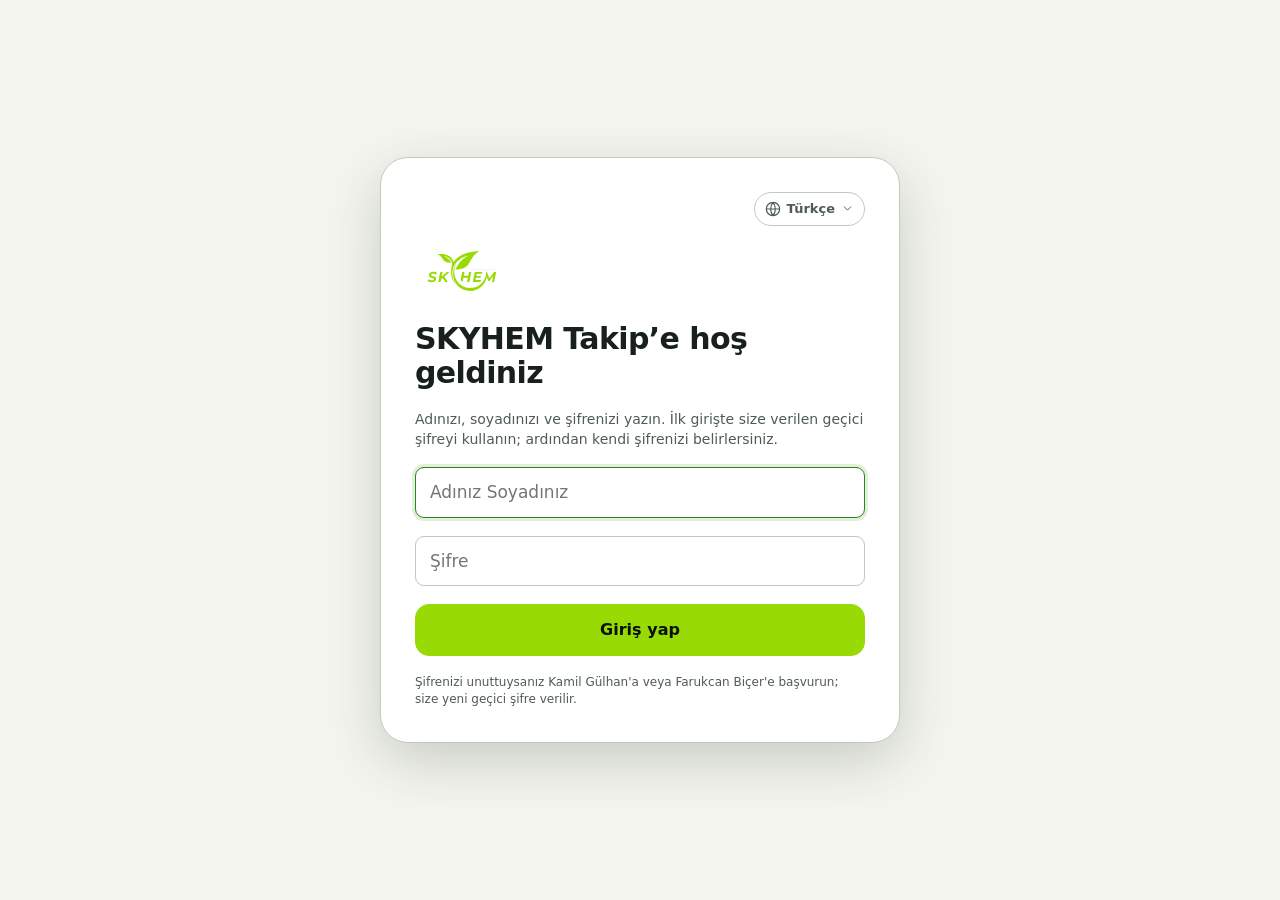
<file: index.html>
<!doctype html>
<html lang="tr"><head><meta charset="utf-8" /><title>SKYHEM Takip</title>
<script>location.replace('SKYHEM%20Takip.html' + location.search + location.hash);</script></head>
<body><a href="SKYHEM%20Takip.html">SKYHEM Takip</a></body></html>
</file>
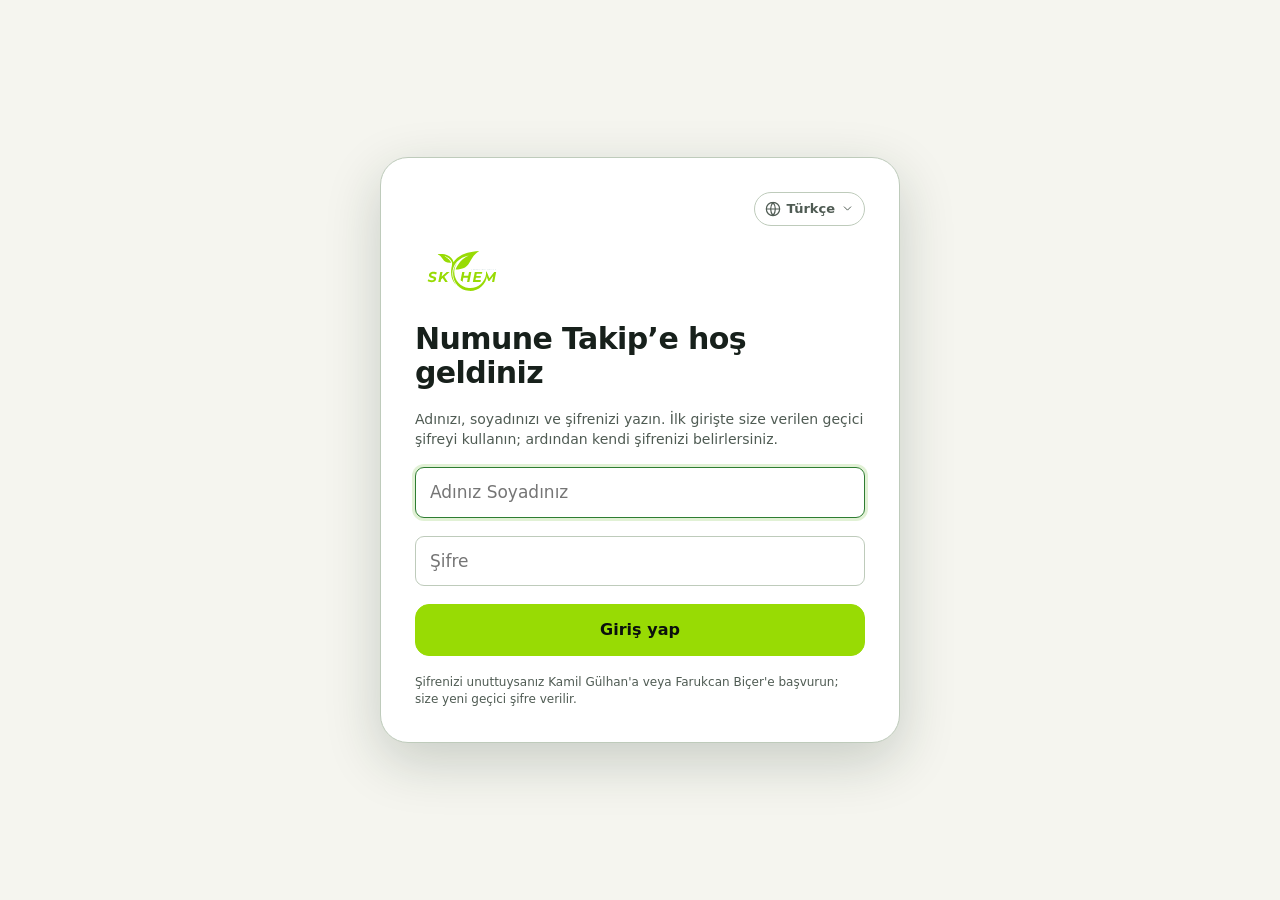
<file: numune.html>
<!doctype html>
<html lang="tr">
<head>
  <meta charset="utf-8" />
  <title>SKYHEM Takip</title>
  <!-- Eski adres: bütün sistemler artık tek giriş dosyasından açılır. Eski kısayollar çalışsın diye yönlendirir. -->
  <script>location.replace('SKYHEM Takip.html?modul=numune' + (location.search.indexOf('demo') >= 0 ? '&demo' : '') + location.hash);</script>
</head>
<body><a href="SKYHEM Takip.html?modul=numune">SKYHEM Takip</a></body>
</html>
</file>
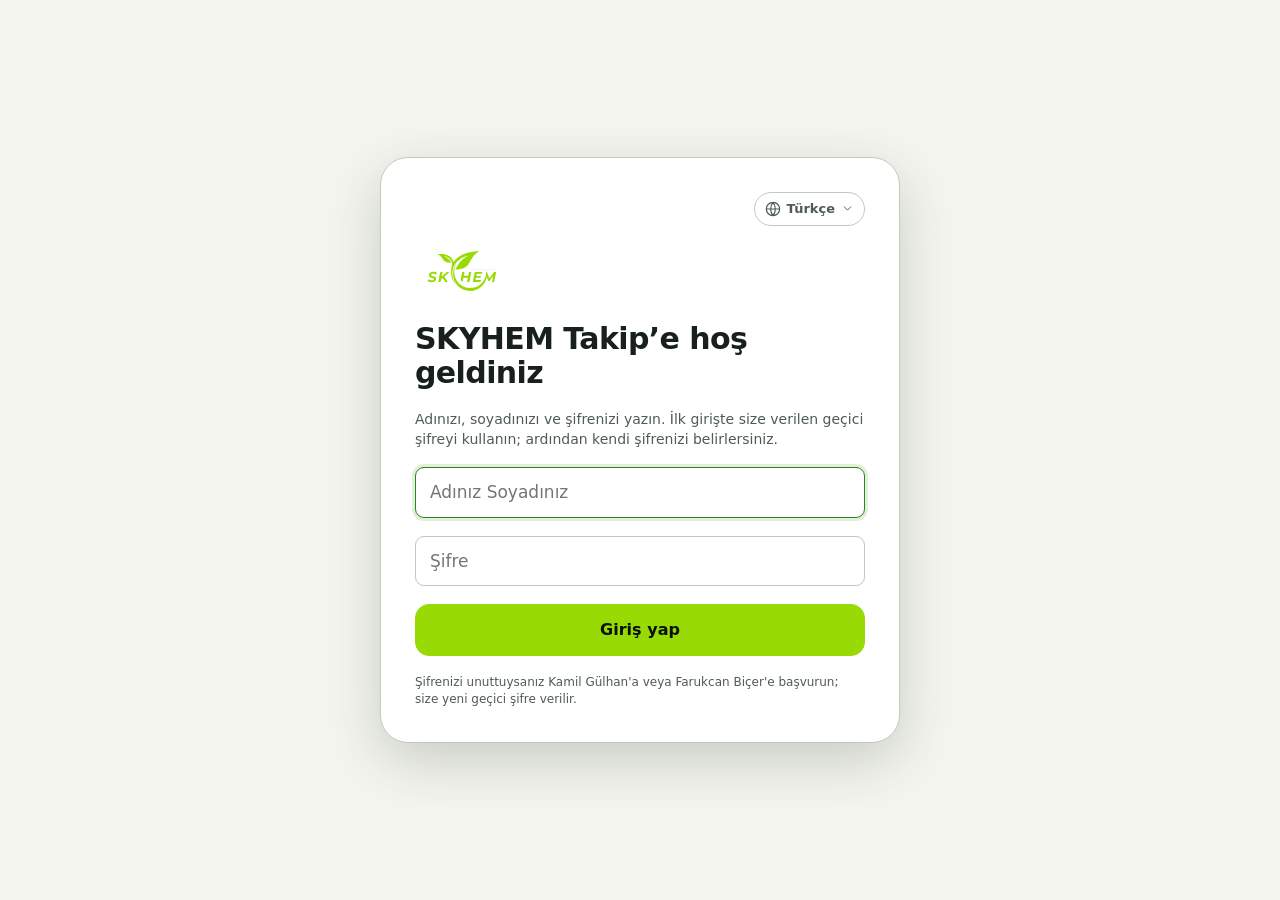
<file: satis.html>
<!doctype html>
<html lang="tr">
<head>
  <meta charset="utf-8" />
  <title>SKYHEM Takip</title>
  <!-- Eski adres: bütün sistemler artık tek giriş dosyasından açılır. Eski kısayollar çalışsın diye yönlendirir. -->
  <script>location.replace('SKYHEM Takip.html?modul=satis' + (location.search.indexOf('demo') >= 0 ? '&demo' : '') + location.hash);</script>
</head>
<body><a href="SKYHEM Takip.html?modul=satis">SKYHEM Takip</a></body>
</html>
</file>
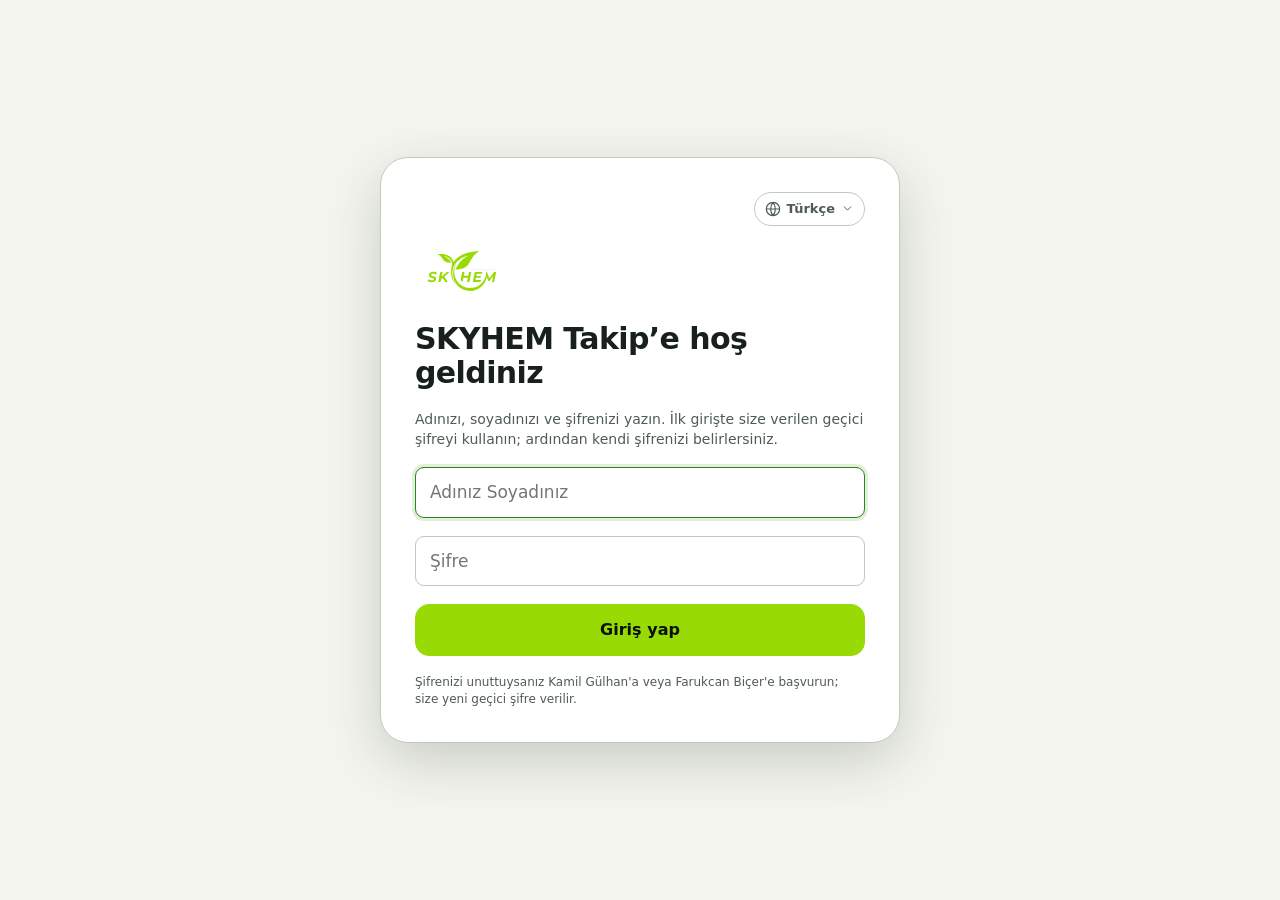
<file: su.html>
<!doctype html>
<html lang="tr">
<head>
  <meta charset="utf-8" />
  <title>SKYHEM Takip</title>
  <!-- Eski adres: bütün sistemler artık tek giriş dosyasından açılır. Eski kısayollar çalışsın diye yönlendirir. -->
  <script>location.replace('SKYHEM Takip.html?modul=su' + (location.search.indexOf('demo') >= 0 ? '&demo' : '') + location.hash);</script>
</head>
<body><a href="SKYHEM Takip.html?modul=su">SKYHEM Takip</a></body>
</html>
</file>
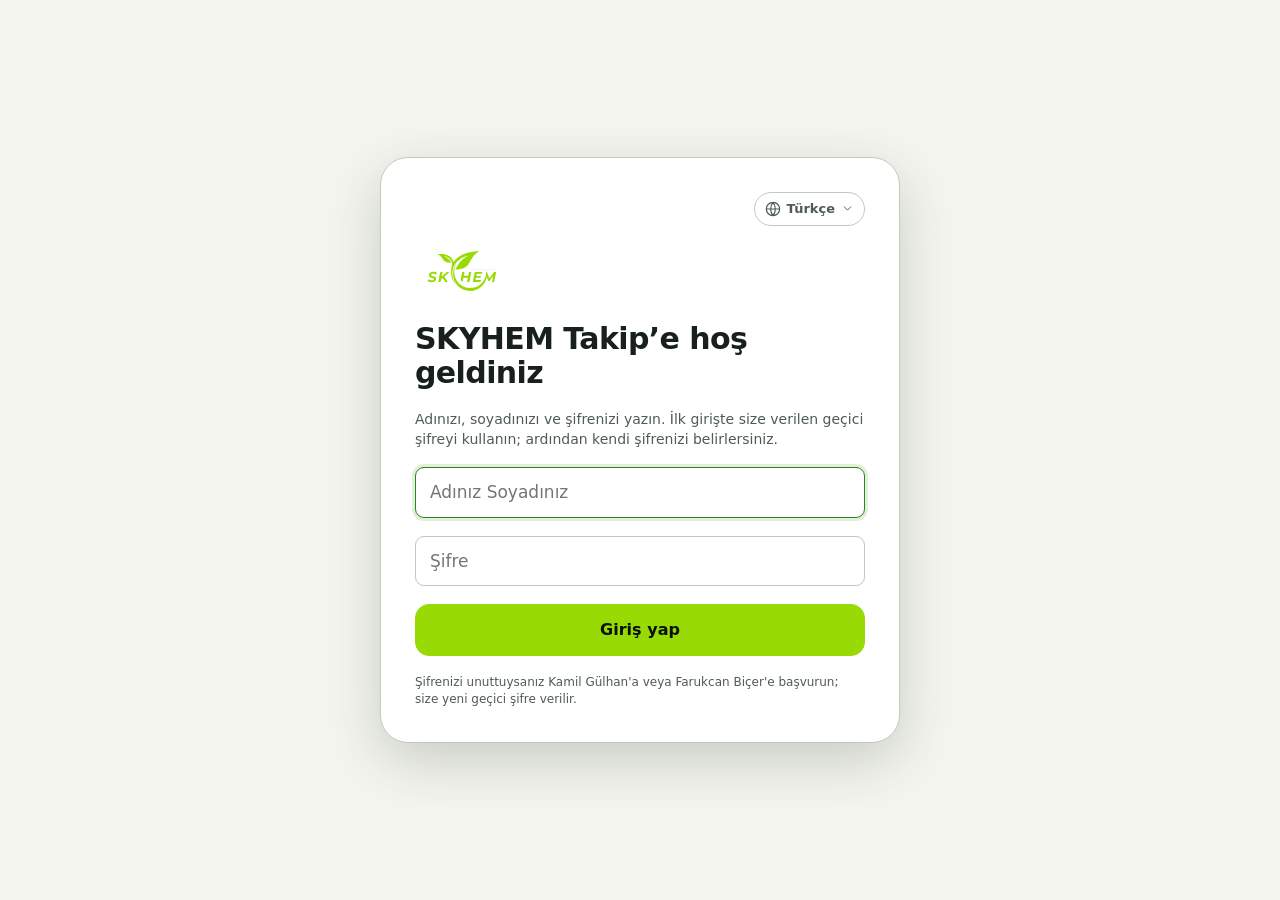
<file: yemek.html>
<!doctype html>
<html lang="tr">
<head>
  <meta charset="utf-8" />
  <title>SKYHEM Takip</title>
  <!-- Eski adres: bütün sistemler artık tek giriş dosyasından açılır. Eski kısayollar çalışsın diye yönlendirir. -->
  <script>location.replace('SKYHEM Takip.html?modul=yemek' + (location.search.indexOf('demo') >= 0 ? '&demo' : '') + location.hash);</script>
</head>
<body><a href="SKYHEM Takip.html?modul=yemek">SKYHEM Takip</a></body>
</html>
</file>
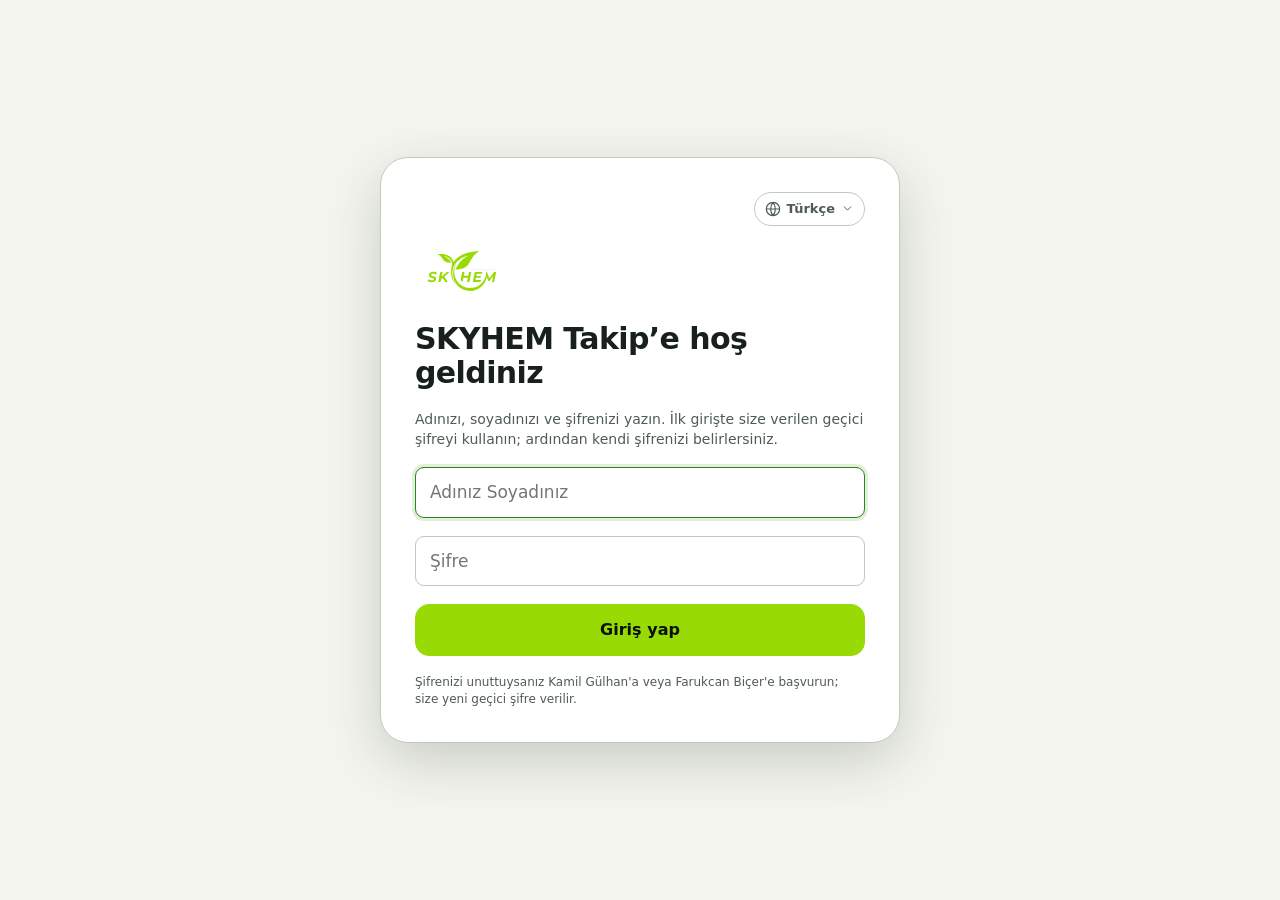
<file: yoklama.html>
<!doctype html>
<html lang="tr">
<head>
  <meta charset="utf-8" />
  <title>SKYHEM Takip</title>
  <!-- Eski adres: bütün sistemler artık tek giriş dosyasından açılır. Eski kısayollar çalışsın diye yönlendirir. -->
  <script>location.replace('SKYHEM Takip.html?modul=yoklama' + (location.search.indexOf('demo') >= 0 ? '&demo' : '') + location.hash);</script>
</head>
<body><a href="SKYHEM Takip.html?modul=yoklama">SKYHEM Takip</a></body>
</html>
</file>
